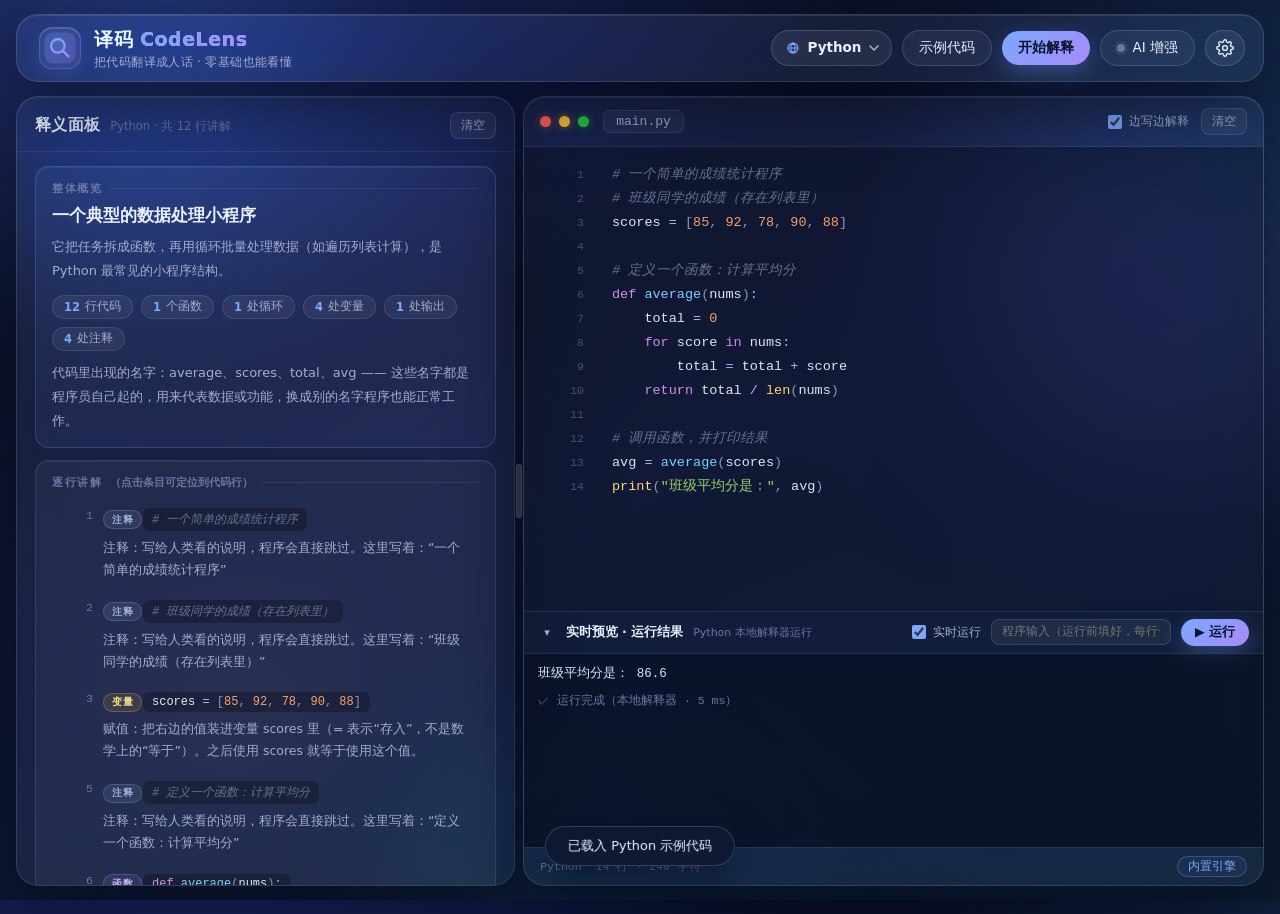
<file: index.html>
<!DOCTYPE html>
<html lang="zh-CN">
<head>
<meta charset="UTF-8">
<meta name="viewport" content="width=device-width, initial-scale=1.0">
<title>译码 CodeLens · 把代码翻译成人话</title>
<link rel="stylesheet" href="css/style.css">
</head>
<body>

<!-- ===== 玻璃拟态背景：渐变底 + 彩色光斑 + 噪点 ===== -->
<div class="bg" aria-hidden="true">
  <div class="blob blob-1"></div>
  <div class="blob blob-2"></div>
  <div class="blob blob-3"></div>
  <div class="blob blob-4"></div>
  <div class="noise"></div>
</div>

<!-- ===== 顶部栏 ===== -->
<header class="topbar glass">
  <div class="brand">
    <div class="logo" aria-hidden="true">
      <svg viewBox="0 0 48 48" width="34" height="34">
        <defs>
          <linearGradient id="lg1" x1="0" y1="0" x2="1" y2="1">
            <stop offset="0" stop-color="var(--accent)"/>
            <stop offset="1" stop-color="var(--accent-2)"/>
          </linearGradient>
        </defs>
        <rect x="2" y="2" width="44" height="44" rx="13" fill="url(#lg1)" opacity="0.22"/>
        <!-- 放大镜：看清代码 -->
        <circle cx="21" cy="21" r="9.5" stroke="url(#lg1)" stroke-width="3" fill="rgba(110,231,255,0.08)"/>
        <line x1="28" y1="28" x2="36" y2="36" stroke="url(#lg1)" stroke-width="3" stroke-linecap="round"/>
        <path d="M16.5 21.5h9" stroke="url(#lg1)" stroke-width="2.2" stroke-linecap="round"/>
        <path d="M16.5 26.5h5" stroke="url(#lg1)" stroke-width="2.2" stroke-linecap="round"/>
      </svg>
    </div>
    <div class="brand-text">
      <h1>译码 <span>CodeLens</span></h1>
      <p>把代码翻译成人话 · 零基础也能看懂</p>
    </div>
  </div>

  <div class="top-actions">
    <div class="lang-picker" id="langPicker" tabindex="0" role="combobox" aria-expanded="false" aria-haspopup="listbox" aria-label="选择编程语言" title="选择编程语言">
      <span class="lang-ico" aria-hidden="true">
        <svg viewBox="0 0 24 24" width="14" height="14" fill="none" stroke="currentColor" stroke-width="2" stroke-linecap="round" stroke-linejoin="round">
          <circle cx="12" cy="12" r="8.5"/>
          <path d="M3.5 12h17"/>
          <path d="M12 3.5c2.6 2.4 4 5.2 4 8.5s-1.4 6.1-4 8.5c-2.6-2.4-4-5.2-4-8.5s1.4-6.1 4-8.5z"/>
        </svg>
      </span>
      <span class="lang-value" id="langValue">Python</span>
      <span class="lang-arrow" aria-hidden="true">
        <svg viewBox="0 0 10 6" width="10" height="6" fill="none" stroke="currentColor" stroke-width="1.6" stroke-linecap="round" stroke-linejoin="round"><path d="M1 1l4 4 4-4"/></svg>
      </span>
    </div>
    <div class="lang-menu" id="langMenu" role="listbox" aria-label="选择编程语言" hidden></div>
    <button id="btnSample" class="btn ghost" title="载入一段示例代码">示例代码</button>
    <button id="btnExplain" class="btn primary" title="立即解释右侧代码">开始解释</button>
    <button id="btnAI" class="btn ghost ai-toggle" title="AI 增强释义开关（需在设置中配置）">
      <span class="ai-dot" aria-hidden="true"></span>AI 增强
    </button>
    <button id="btnSettings" class="btn icon-btn" title="设置（AI 接口配置等）">
      <svg viewBox="0 0 24 24" width="18" height="18" fill="none" stroke="currentColor" stroke-width="1.8" stroke-linecap="round" stroke-linejoin="round">
        <circle cx="12" cy="12" r="3.2"/>
        <path d="M19.4 15a1.7 1.7 0 0 0 .34 1.87l.06.06a2 2 0 1 1-2.83 2.83l-.06-.06a1.7 1.7 0 0 0-1.87-.34 1.7 1.7 0 0 0-1.03 1.56V21a2 2 0 1 1-4 0v-.09a1.7 1.7 0 0 0-1.11-1.56 1.7 1.7 0 0 0-1.87.34l-.06.06a2 2 0 1 1-2.83-2.83l.06-.06a1.7 1.7 0 0 0 .34-1.87 1.7 1.7 0 0 0-1.56-1.03H3a2 2 0 1 1 0-4h.09a1.7 1.7 0 0 0 1.56-1.11 1.7 1.7 0 0 0-.34-1.87l-.06-.06a2 2 0 1 1 2.83-2.83l.06.06a1.7 1.7 0 0 0 1.87.34h.01a1.7 1.7 0 0 0 1.03-1.56V3a2 2 0 1 1 4 0v.09a1.7 1.7 0 0 0 1.03 1.56 1.7 1.7 0 0 0 1.87-.34l.06-.06a2 2 0 1 1 2.83 2.83l-.06.06a1.7 1.7 0 0 0-.34 1.87v.01a1.7 1.7 0 0 0 1.56 1.03H21a2 2 0 1 1 0 4h-.09a1.7 1.7 0 0 0-1.56 1.03z"/>
      </svg>
    </button>
  </div>
</header>

<!-- ===== 主区域：左释义 4 : 右代码 6（可拖拽调整） ===== -->
<main>
  <aside id="explainPanel" class="panel glass">
    <div class="panel-head">
      <div class="panel-title">
        <h2>释义面板</h2>
        <span id="explainMeta" class="meta">等待代码…</span>
      </div>
      <button id="btnClearExplain" class="mini-btn" title="清空释义">清空</button>
    </div>
    <div id="explainBody" class="panel-body">
      <div class="empty-state">
        <div class="empty-ico" aria-hidden="true">
          <svg viewBox="0 0 24 24" width="44" height="44" fill="none" stroke="currentColor" stroke-width="1.4" stroke-linecap="round" stroke-linejoin="round">
            <circle cx="10.5" cy="10.5" r="6.2"/>
            <line x1="15.2" y1="15.2" x2="20.5" y2="20.5"/>
            <path d="M8 10.5h5"/>
            <path d="M8 13.5h3"/>
          </svg>
        </div>
        <h3>这里会“翻译”你的代码</h3>
        <p>在右侧输入或粘贴任意代码，释义就会显示在这里：</p>
        <ul>
          <li><b>整体概览</b> —— 这段代码是干什么的</li>
          <li><b>逐行讲解</b> —— 每一行在说什么</li>
          <li><b>关键术语</b> —— 陌生词一看就懂</li>
        </ul>
        <button id="btnEmptySample" class="btn ghost">先看个示例 →</button>
      </div>
    </div>
  </aside>

  <div id="divider" class="divider" title="拖动调整左右比例"></div>

  <section id="editorPanel" class="panel glass">
    <div class="editor-head">
      <span class="dot dot-red"></span>
      <span class="dot dot-yellow"></span>
      <span class="dot dot-green"></span>
      <span class="file-name" id="fileName">main.py</span>
      <span class="editor-tools">
        <label class="auto-toggle" title="输入代码时自动解释">
          <input type="checkbox" id="autoExplain" checked> 边写边解释
        </label>
        <button id="btnClearCode" class="mini-btn">清空</button>
      </span>
    </div>
    <div id="editorWrap" class="editor-wrap">
      <div id="gutterLayer" class="gutter-layer" aria-hidden="true"></div>
      <div id="preLayer" class="pre-layer" aria-hidden="true"></div>
      <textarea id="codeInput" class="code-input" wrap="off" spellcheck="false"
        autocomplete="off" autocapitalize="off" autocorrect="off"
        placeholder="在这里输入或粘贴代码，例如：print(&quot;你好，世界&quot;)"></textarea>
    </div>

    <!-- ===== 实时预览 / 运行结果 ===== -->
    <div id="previewPanel" class="preview-panel">
      <div class="preview-head">
        <span id="previewToggle" class="preview-toggle" title="收起 / 展开预览">▾</span>
        <span class="preview-title">实时预览 · 运行结果</span>
        <span id="previewHint" class="preview-hint">Python 本地解释器运行</span>
        <span class="preview-tools">
          <label class="auto-toggle" title="代码变化时自动刷新预览/运行">
            <input type="checkbox" id="autoRun" checked> 实时运行
          </label>
          <input id="previewInput" class="preview-input" placeholder="程序输入（运行前填好，每行一个）">
          <button id="btnRun" class="btn primary run-btn">▶ 运行</button>
        </span>
      </div>
      <div id="previewBody" class="preview-body">
        <iframe id="previewFrame" class="preview-frame" sandbox="allow-scripts" title="代码预览"></iframe>
        <div id="previewConsole" class="preview-console hidden"></div>
      </div>
    </div>

    <div class="editor-foot">
      <span id="footLang">Python</span>
      <span id="footStat">0 行 · 0 字符</span>
      <span id="footMode" class="mode-badge">内置引擎</span>
    </div>
  </section>
</main>

<!-- ===== 设置弹窗 ===== -->
<div id="settingsModal" class="modal-mask hidden">
  <div class="modal glass-strong">
    <div class="modal-head">
      <h3>⚙ 设置</h3>
      <button id="btnCloseSettings" class="mini-btn">✕</button>
    </div>

    <!-- 外观 -->
    <section class="modal-sec">
      <div class="sec-title"><h4>外观 · 主题色</h4><span class="sec-hint">界面主色调（立即生效）</span></div>
      <div class="swatches" id="swatches">
        <button class="swatch" data-accent="cyan"    style="--c1:#7aa7ff;--c2:#a78bfa" title="柔光蓝紫（默认）"></button>
        <button class="swatch" data-accent="violet"  style="--c1:#a78bfa;--c2:#e879f9" title="紫罗兰"></button>
        <button class="swatch" data-accent="emerald" style="--c1:#34d399;--c2:#22d3ee" title="翡翠绿"></button>
        <button class="swatch" data-accent="blue"    style="--c1:#60a5fa;--c2:#818cf8" title="天蓝"></button>
        <button class="swatch" data-accent="orange"  style="--c1:#fbbf24;--c2:#fb7185" title="落日橙"></button>
        <button class="swatch" data-accent="pink"    style="--c1:#f472b6;--c2:#a78bfa" title="樱花粉"></button>
        <button class="swatch" data-accent="gold"    style="--c1:#fde68a;--c2:#f59e0b" title="星光金"></button>
        <button class="swatch" data-accent="teal"    style="--c1:#2dd4bf;--c2:#60a5fa" title="极光青"></button>
      </div>

      <div class="sec-title" style="margin-top:16px"><h4>外观 · 背景风格</h4></div>
      <div class="bg-options" id="bgOptions">
        <button class="bg-opt" data-bg="night" title="深蓝夜航（默认）">
          <span class="bg-preview" style="background:linear-gradient(160deg,#0a0f24,#101735 48%,#0b1f33)"></span>深蓝夜航
        </button>
        <button class="bg-opt" data-bg="nebula" title="暗紫星云">
          <span class="bg-preview" style="background:linear-gradient(160deg,#150a26,#1d0f38 48%,#12081f)"></span>暗紫星云
        </button>
        <button class="bg-opt" data-bg="forest" title="墨绿森林">
          <span class="bg-preview" style="background:linear-gradient(160deg,#071710,#0d2419 48%,#091c13)"></span>墨绿森林
        </button>
        <button class="bg-opt" data-bg="obsidian" title="曜石黑">
          <span class="bg-preview" style="background:linear-gradient(160deg,#05070d,#0a0e18 48%,#070a12)"></span>曜石黑
        </button>
      </div>

      <div class="sec-title" style="margin-top:16px"><h4>外观 · 代码字号</h4></div>
      <div class="seg" id="codeSizeSeg">
        <button data-size="s" title="小号代码">小</button>
        <button data-size="m" title="标准（默认）" class="on">中</button>
        <button data-size="l" title="大号代码">大</button>
      </div>

      <div class="sec-title" style="margin-top:16px"><h4>外观 · 界面字号</h4><span class="sec-hint">释义面板等文字</span></div>
      <div class="seg" id="uiSizeSeg">
        <button data-size="s" title="紧凑的界面文字">小</button>
        <button data-size="m" title="标准（默认）" class="on">中</button>
        <button data-size="l" title="宽松的界面文字">大</button>
      </div>
    </section>

    <!-- 行为偏好 -->
    <section class="modal-sec">
      <div class="sec-title"><h4>行为偏好</h4></div>
      <label class="pref-row">
        <span>边写边解释<small>输入代码时自动生成释义</small></span>
        <span class="switch"><input type="checkbox" id="prefAutoExplain" checked><span class="slider" aria-hidden="true"></span></span>
      </label>
      <label class="pref-row">
        <span>实时运行<small>代码变化时自动刷新预览/运行结果</small></span>
        <span class="switch"><input type="checkbox" id="prefAutoRun" checked><span class="slider" aria-hidden="true"></span></span>
      </label>
    </section>

    <!-- AI -->
    <section class="modal-sec">
      <div class="sec-title">
        <h4>AI 增强释义</h4>
        <label class="switch">
          <input type="checkbox" id="aiEnabled">
          <span class="slider" aria-hidden="true"></span>
        </label>
      </div>
      <p class="hint">开启后，释义会由 AI 大模型生成，讲解更口语化、更懂上下文；未配置或请求失败时自动回退到内置引擎。</p>
      <div class="field">
        <label for="aiBaseUrl">接口地址（Base URL）</label>
        <input type="text" id="aiBaseUrl" placeholder="https://api.deepseek.com" spellcheck="false">
      </div>
      <div class="field">
        <label for="aiKey">API Key</label>
        <input type="password" id="aiKey" placeholder="sk-…" spellcheck="false">
      </div>
      <div class="field">
        <label for="aiModel">模型名称</label>
        <input type="text" id="aiModel" placeholder="deepseek-chat" spellcheck="false">
      </div>
      <p class="hint">支持任意 OpenAI 兼容接口（DeepSeek / Kimi / 通义 / 智谱 / 本地 Ollama 等）。Key 只保存在你本机浏览器里，不会上传到任何服务器。</p>
    </section>

    <div class="modal-actions">
      <button id="btnResetPrefs" class="btn ghost">恢复默认外观</button>
      <button id="btnTestAI" class="btn ghost">测试连接</button>
      <span class="spacer"></span>
      <button id="btnSaveSettings" class="btn primary">保存</button>
    </div>
    <p class="modal-foot">译码 CodeLens v1.2 · 外观与偏好即时生效并自动保存 · 全部功能可离线使用</p>
  </div>
</div>

<div id="toast" class="toast hidden"></div>

<script src="js/highlight.js"></script>
<script src="js/engine.js"></script>
<script src="js/samples.js"></script>
<script src="js/ai.js"></script>
<script src="js/interp-common.js"></script>
<script src="js/interp-python.js"></script>
<script src="js/interp-c.js"></script>
<script src="js/interp-php.js"></script>
<script src="js/interp-javascript.js"></script>
<script src="js/preview.js"></script>
<script src="js/app.js"></script>
</body>
</html>
</file>
<file: css/style.css>
/* ============================================================
   译码 CodeLens · 玻璃拟态样式
   ============================================================ */

:root {
  --bg-0: #0a0f24;
  --bg-1: #101735;
  --bg-0: #070b1a;
  --bg-1: #0d1430;
  --bg-2: #0a1a2e;
  --text: #eaf0ff;
  --text-dim: #a3adcc;
  --text-faint: #6b76a3;
  --glass-bg: rgba(255, 255, 255, 0.06);
  --glass-bg-strong: rgba(18, 26, 54, 0.74);
  --glass-border: rgba(255, 255, 255, 0.13);
  --glass-border-soft: rgba(255, 255, 255, 0.09);
  --accent: #7aa7ff;
  --accent-2: #a78bfa;
  --accent-grad: linear-gradient(135deg, var(--accent), var(--accent-2));
  --accent-rgb: 122, 167, 255;
  --accent2-rgb: 167, 139, 250;
  --blob-1: rgba(var(--accent-rgb),0.50);
  --blob-2: rgba(var(--accent2-rgb),0.46);
  --blob-3: rgba(56,189,248,0.26);
  --blob-4: rgba(244,114,182,0.20);
  --code-size: 13.5px;
  --ui-size: 13px;
  --code-lh: 24px;
  --green: #34d399;
  --blue: #60a5fa;
  --orange: #fbbf24;
  --red: #f87171;
  --pink: #f472b6;
  --radius-lg: 22px;
  --radius-md: 14px;
  --radius-sm: 10px;
  --shadow-lg: 0 24px 70px rgba(2, 6, 23, 0.55);
  --font-ui: "PingFang SC", "Microsoft YaHei", "Segoe UI", system-ui, -apple-system, sans-serif;
  --font-mono: "Cascadia Code", "JetBrains Mono", Consolas, "Courier New", monospace;
}

* { box-sizing: border-box; margin: 0; padding: 0; }

html, body { height: 100%; }

body {
  font-family: var(--font-ui);
  color: var(--text);
  background:
    radial-gradient(1200px 800px at 15% -10%, #1b2a6b 0%, transparent 55%),
    radial-gradient(1000px 700px at 110% 20%, #12304f 0%, transparent 55%),
    linear-gradient(160deg, var(--bg-0) 0%, var(--bg-1) 48%, var(--bg-2) 100%);
  overflow: hidden;
  -webkit-font-smoothing: antialiased;
}

/* ---------- 背景光斑（玻璃背后的彩色光源） ---------- */
.bg { position: fixed; inset: 0; z-index: 0; overflow: hidden; pointer-events: none; }

.blob {
  position: absolute;
  border-radius: 50%;
  filter: blur(90px);
  opacity: 0.55;
  will-change: transform;
}
.blob-1 {
  width: 46vw; height: 46vw; left: -12vw; top: -16vw;
  background: radial-gradient(circle, var(--blob-1), transparent 65%);
  animation: drift1 22s ease-in-out infinite alternate;
}
.blob-2 {
  width: 42vw; height: 42vw; right: -10vw; top: 4vh;
  background: radial-gradient(circle, var(--blob-2), transparent 65%);
  animation: drift2 26s ease-in-out infinite alternate;
}
.blob-3 {
  width: 36vw; height: 36vw; left: 28vw; bottom: -18vw;
  background: radial-gradient(circle, var(--blob-3), transparent 65%);
  animation: drift3 30s ease-in-out infinite alternate;
}
.blob-4 {
  width: 24vw; height: 24vw; left: 6vw; bottom: 6vh;
  background: radial-gradient(circle, var(--blob-4), transparent 65%);
  animation: drift1 34s ease-in-out infinite alternate-reverse;
}
@keyframes drift1 { from { transform: translate(0, 0) scale(1); } to { transform: translate(6vw, 5vh) scale(1.12); } }
@keyframes drift2 { from { transform: translate(0, 0) scale(1.1); } to { transform: translate(-5vw, 7vh) scale(0.94); } }
@keyframes drift3 { from { transform: translate(0, 0) scale(0.96); } to { transform: translate(4vw, -6vh) scale(1.1); } }

.noise {
  position: absolute; inset: 0; opacity: 0.05;
  background-image: url("data:image/svg+xml,%3Csvg xmlns='http://www.w3.org/2000/svg' width='140' height='140'%3E%3Cfilter id='n'%3E%3CfeTurbulence type='fractalNoise' baseFrequency='0.9' numOctaves='2'/%3E%3C/filter%3E%3Crect width='140' height='140' filter='url(%23n)' opacity='0.6'/%3E%3C/svg%3E");
}

/* ---------- 玻璃卡片通用 ---------- */
.glass {
  background: var(--glass-bg);
  backdrop-filter: blur(26px) saturate(1.5);
  -webkit-backdrop-filter: blur(26px) saturate(1.5);
  border: 1px solid var(--glass-border);
  box-shadow: var(--shadow-lg), inset 0 1px 0 rgba(255, 255, 255, 0.10);
}
.glass-strong {
  background: var(--glass-bg-strong);
  backdrop-filter: blur(34px) saturate(1.6);
  -webkit-backdrop-filter: blur(34px) saturate(1.6);
  border: 1px solid var(--glass-border);
  box-shadow: var(--shadow-lg), inset 0 1px 0 rgba(255, 255, 255, 0.12);
}

/* ---------- 顶部栏 ---------- */
.topbar {
  position: relative; z-index: 20;
  height: 68px;
  margin: 14px 16px 0;
  border-radius: var(--radius-lg);
  display: flex; align-items: center; justify-content: space-between;
  padding: 0 18px 0 22px;
  gap: 16px;
}
.brand { display: flex; align-items: center; gap: 13px; min-width: 0; }
.logo {
  width: 42px; height: 42px; flex: none;
  display: grid; place-items: center;
  border-radius: 13px;
  background: linear-gradient(135deg, rgba(var(--accent-rgb),.16), rgba(var(--accent2-rgb),.16));
  border: 1px solid rgba(255,255,255,.14);
  box-shadow: inset 0 1px 0 rgba(255,255,255,.16), 0 6px 18px rgba(var(--accent-rgb),.12);
}
.brand-text h1 {
  font-size: 19px; font-weight: 700; letter-spacing: .5px;
  background: linear-gradient(90deg, #eafcff, #c9d4ff);
  -webkit-background-clip: text; background-clip: text; color: transparent;
}
.brand-text h1 span { background: var(--accent-grad); -webkit-background-clip: text; background-clip: text; color: transparent; }
.brand-text p { font-size: 11.5px; color: var(--text-dim); margin-top: 2px; letter-spacing: .4px; }

.top-actions { display: flex; align-items: center; gap: 10px; flex-wrap: wrap; justify-content: flex-end; }

/* ---------- 按钮 ---------- */
.btn {
  font-family: inherit; font-size: 13.5px; color: var(--text);
  background: rgba(255,255,255,.07);
  border: 1px solid rgba(255,255,255,.14);
  border-radius: 999px;
  padding: 8px 16px;
  cursor: pointer;
  display: inline-flex; align-items: center; gap: 7px;
  transition: transform .15s ease, background .2s ease, box-shadow .2s ease, border-color .2s ease;
  white-space: nowrap;
}
.btn:hover { background: rgba(255,255,255,.13); transform: translateY(-1px); }
.btn:active { transform: translateY(0) scale(.97); }
.btn.primary {
  background: var(--accent-grad);
  color: #0a1230; font-weight: 700;
  border: none;
  box-shadow: 0 8px 22px rgba(var(--accent-rgb), .28);
}
.btn.primary:hover { box-shadow: 0 10px 28px rgba(var(--accent-rgb), .42); background: linear-gradient(135deg, var(--accent), var(--accent-2)); }
.btn.icon-btn { padding: 8px 10px; }
.btn.ghost { background: rgba(255,255,255,.05); }

.ai-toggle { position: relative; }
.ai-dot {
  width: 8px; height: 8px; border-radius: 50%;
  background: var(--text-faint);
  box-shadow: 0 0 0 3px rgba(255,255,255,.06);
  transition: background .25s ease, box-shadow .25s ease;
}
.ai-toggle.on .ai-dot {
  background: var(--green);
  box-shadow: 0 0 0 3px rgba(52,211,153,.18), 0 0 12px rgba(52,211,153,.8);
}
.ai-toggle.on { border-color: rgba(52,211,153,.45); color: #b8f5dc; }

.mini-btn {
  font-family: inherit; font-size: 12px; color: var(--text-dim);
  background: rgba(255,255,255,.06);
  border: 1px solid rgba(255,255,255,.12);
  border-radius: 8px; padding: 4px 10px;
  cursor: pointer; transition: all .18s ease;
}
.mini-btn:hover { color: var(--text); background: rgba(255,255,255,.12); }

.lang-picker {
  position: relative;
  display: inline-flex; align-items: center; gap: 8px;
  height: 36px;
  padding: 0 12px 0 14px;
  background: rgba(255,255,255,.07);
  border: 1px solid rgba(255,255,255,.14);
  border-radius: 999px;
  cursor: pointer;
  color: var(--text);
  user-select: none;
  transition: transform .15s ease, background .2s ease, border-color .2s ease, box-shadow .2s ease;
  white-space: nowrap;
}
.lang-picker:hover {
  background: rgba(255,255,255,.13);
  border-color: rgba(255,255,255,.24);
  transform: translateY(-1px);
}
.lang-picker:active { transform: translateY(0) scale(.97); }
.lang-picker:focus-visible,
.lang-picker.open {
  border-color: rgba(var(--accent-rgb), .75);
  box-shadow: 0 0 0 3px rgba(var(--accent-rgb), .18);
  outline: none;
}
.lang-ico {
  display: inline-flex; align-items: center; justify-content: center;
  color: var(--accent);
  flex: none;
}
.lang-value {
  font-size: 13.5px; font-weight: 600; line-height: 1;
}
.lang-arrow {
  display: inline-flex; align-items: center; justify-content: center;
  color: var(--text-dim);
  transition: transform .2s ease;
}
.lang-picker.open .lang-arrow { transform: rotate(180deg); }

/* 自绘语言下拉菜单 */
.lang-menu {
  position: absolute;
  top: calc(100% + 8px);
  right: 0;
  min-width: 172px;
  background: var(--glass-bg-strong);
  -webkit-backdrop-filter: blur(18px);
  backdrop-filter: blur(18px);
  border: 1px solid rgba(255,255,255,.16);
  border-radius: var(--radius-md);
  padding: 6px;
  box-shadow: 0 18px 44px rgba(2,6,23,.5), 0 0 0 1px rgba(var(--accent-rgb), .05), inset 0 1px 0 rgba(255,255,255,.08);
  z-index: 60;
  animation: langMenuIn .14s ease;
}
.lang-menu[hidden] { display: none; }
@keyframes langMenuIn {
  from { opacity: 0; transform: translateY(-4px) scale(.98); }
  to { opacity: 1; transform: none; }
}
.lang-menu-item {
  display: flex; align-items: center;
  width: 100%;
  padding: 8px 11px;
  font-family: inherit; font-size: 13px; font-weight: 500;
  color: var(--text);
  background: transparent;
  border: 0; border-radius: 8px;
  cursor: pointer; text-align: left;
  transition: background .15s ease, color .15s ease;
}
.lang-menu-item:hover { background: rgba(255,255,255,.1); color: #fff; }
.lang-menu-item.active {
  background: linear-gradient(135deg, rgba(var(--accent-rgb),.26), rgba(var(--accent2-rgb),.26));
  color: #fff;
}
.lang-menu-item.active::after {
  content: "✓";
  margin-left: auto; padding-left: 10px;
  color: var(--accent); font-weight: 700;
}
.lang-menu-item:focus-visible { outline: none; background: rgba(255,255,255,.1); }

/* ---------- 主区域布局 ---------- */
main {
  position: relative; z-index: 10;
  display: flex;
  gap: 0;
  height: calc(100vh - 68px - 14px - 14px - 14px);
  margin: 14px 16px 14px;
}

.panel {
  border-radius: var(--radius-lg);
  display: flex; flex-direction: column;
  min-width: 0;
  overflow: hidden;
}

#explainPanel { flex: 0 0 var(--explain-w, 40%); }
#editorPanel  { flex: 1 1 auto; }

/* ---------- 分隔条（可拖拽） ---------- */
.divider {
  flex: none;
  width: 14px;
  margin: 0 -3px;
  cursor: col-resize;
  position: relative;
  z-index: 30;
  display: grid; place-items: center;
}
.divider::after {
  content: "";
  width: 4px; height: 52px;
  border-radius: 99px;
  background: rgba(255,255,255,.14);
  border: 1px solid rgba(255,255,255,.08);
  transition: background .2s ease, transform .2s ease;
}
.divider:hover::after, .divider.dragging::after {
  background: var(--accent-grad);
  transform: scaleX(1.25);
}
body.resizing { cursor: col-resize; user-select: none; }
body.resizing iframe, body.resizing .code-input { pointer-events: none; }

/* ---------- 面板头部 ---------- */
.panel-head {
  display: flex; align-items: center; justify-content: space-between;
  padding: 15px 18px 12px;
  border-bottom: 1px solid rgba(255,255,255,.07);
}
.panel-title { display: flex; align-items: baseline; gap: 10px; min-width: 0; }
.panel-title h2 { font-size: calc(var(--ui-size) + 2.5px); font-weight: 700; letter-spacing: .3px; }
.meta { font-size: calc(var(--ui-size) - 1.5px); color: var(--text-faint); white-space: nowrap; overflow: hidden; text-overflow: ellipsis; }

/* ---------- 释义面板主体 ---------- */
.panel-body {
  flex: 1; overflow-y: auto; overflow-x: hidden;
  padding: 14px 18px 22px;
  scrollbar-width: thin;
  scrollbar-color: rgba(255,255,255,.16) transparent;
}
.panel-body::-webkit-scrollbar { width: 8px; }
.panel-body::-webkit-scrollbar-thumb { background: rgba(255,255,255,.14); border-radius: 99px; }
.panel-body::-webkit-scrollbar-track { background: transparent; }

.empty-state {
  height: 100%;
  display: flex; flex-direction: column;
  align-items: center; justify-content: center;
  text-align: center;
  gap: 10px;
  padding: 20px;
  color: var(--text-dim);
}
.empty-ico {
  width: 92px; height: 92px; border-radius: 28px;
  display: grid; place-items: center;
  color: rgba(var(--accent-rgb),.75);
  background: linear-gradient(135deg, rgba(var(--accent-rgb),.10), rgba(var(--accent2-rgb),.10));
  border: 1px solid rgba(255,255,255,.12);
  box-shadow: inset 0 1px 0 rgba(255,255,255,.14), 0 14px 34px rgba(2,6,23,.35);
  margin-bottom: 6px;
}
.empty-state h3 { font-size: calc(var(--ui-size) + 3px); color: var(--text); font-weight: 700; }
.empty-state p { font-size: var(--ui-size); max-width: 300px; line-height: 1.7; }
.empty-state ul { list-style: none; font-size: calc(var(--ui-size) - 0.5px); line-height: 2; text-align: left; }
.empty-state ul b { color: var(--accent); font-weight: 600; }
.empty-state .btn { margin-top: 8px; }

/* ---------- 释义卡片 ---------- */
.x-card {
  background: rgba(255,255,255,.045);
  border: 1px solid rgba(255,255,255,.09);
  border-radius: var(--radius-md);
  padding: 14px 16px;
  margin-bottom: 12px;
  box-shadow: inset 0 1px 0 rgba(255,255,255,.06);
}
.x-card .card-label {
  font-size: calc(var(--ui-size) - 2px); font-weight: 700; letter-spacing: 1.5px;
  color: var(--text-faint); text-transform: uppercase;
  margin-bottom: 8px;
  display: flex; align-items: center; gap: 8px;
}
.x-card .card-label::after { content: ""; flex: 1; height: 1px; background: rgba(255,255,255,.08); }

/* 概览卡 */
.overview-card { border: 1px solid rgba(var(--accent-rgb),.22); background: linear-gradient(135deg, rgba(var(--accent-rgb),.08), rgba(var(--accent2-rgb),.07)); }
.overview-title { font-size: calc(var(--ui-size) + 3.5px); font-weight: 800; line-height: 1.5; margin-bottom: 6px; }
.overview-summary { font-size: var(--ui-size); line-height: 1.85; color: var(--text-dim); }
.overview-stats { display: flex; flex-wrap: wrap; gap: 8px; margin-top: 12px; }
.stat-chip {
  font-size: calc(var(--ui-size) - 1.5px); color: var(--text-dim);
  background: rgba(255,255,255,.06);
  border: 1px solid rgba(255,255,255,.1);
  border-radius: 999px; padding: 3.5px 11px;
  display: inline-flex; align-items: center; gap: 5px;
}
.stat-chip b { color: var(--accent); font-weight: 700; }

/* 逐行讲解 */
.line-item {
  display: flex; gap: 10px;
  padding: 8px 10px;
  border-radius: var(--radius-sm);
  cursor: pointer;
  transition: background .15s ease;
  border: 1px solid transparent;
}
.line-item:hover { background: rgba(255,255,255,.06); }
.line-item.active { background: rgba(var(--accent-rgb),.10); border-color: rgba(var(--accent-rgb),.25); }
.line-no {
  flex: none; width: 30px; text-align: right;
  font-family: var(--font-mono); font-size: calc(var(--ui-size) - 1.5px);
  color: var(--text-faint); padding-top: 2px;
  user-select: none;
}
.line-main { min-width: 0; flex: 1; }
.line-code {
  font-family: var(--font-mono); font-size: calc(var(--ui-size) - 1px);
  color: #b9c4e4;
  white-space: pre-wrap; word-break: break-all;
  background: rgba(0,0,0,.25);
  border: 1px solid rgba(255,255,255,.06);
  border-radius: 7px;
  padding: 3px 9px;
  margin-bottom: 5px;
  display: inline-block;
  max-width: 100%;
}
.line-code.kind-comment { color: #7d8ab0; font-style: italic; }
.line-explain { font-size: calc(var(--ui-size) - 0.5px); line-height: 1.75; color: var(--text-dim); }
.kind-badge {
  display: inline-block; font-size: calc(var(--ui-size) - 3px); font-weight: 700;
  border-radius: 99px; padding: 1.5px 8px; margin-bottom: 5px;
  letter-spacing: .5px;
}
.kind-badge.k-comment { color: #9fb0d8; background: rgba(159,176,216,.12); border: 1px solid rgba(159,176,216,.25); }
.kind-badge.k-output  { color: #6ee7b7; background: rgba(52,211,153,.10); border: 1px solid rgba(52,211,153,.28); }
.kind-badge.k-var     { color: #ffe08a; background: rgba(251,191,36,.10); border: 1px solid rgba(251,191,36,.28); }
.kind-badge.k-loop    { color: #93c5fd; background: rgba(96,165,250,.10); border: 1px solid rgba(96,165,250,.28); }
.kind-badge.k-cond    { color: #fdba74; background: rgba(251,146,60,.10); border: 1px solid rgba(251,146,60,.28); }
.kind-badge.k-func    { color: #c4b5fd; background: rgba(var(--accent2-rgb),.12); border: 1px solid rgba(var(--accent2-rgb),.30); }
.kind-badge.k-class   { color: #f9a8d4; background: rgba(244,114,182,.10); border: 1px solid rgba(244,114,182,.28); }
.kind-badge.k-import  { color: #67e8f9; background: rgba(34,211,238,.10); border: 1px solid rgba(34,211,238,.28); }
.kind-badge.k-html    { color: #fda4af; background: rgba(248,113,113,.10); border: 1px solid rgba(248,113,113,.28); }
.kind-badge.k-other   { color: #a5b0d0; background: rgba(255,255,255,.06); border: 1px solid rgba(255,255,255,.14); }

/* 术语卡 */
.term-item {
  padding: 8px 4px;
  border-bottom: 1px dashed rgba(255,255,255,.08);
}
.term-item:last-child { border-bottom: none; }
.term-name { font-size: var(--ui-size); font-weight: 700; color: #cfeaff; }
.term-name::before { content: "◆"; font-size: 9px; color: var(--accent); margin-right: 8px; vertical-align: 2px; }
.term-meaning { font-size: calc(var(--ui-size) - 0.5px); line-height: 1.75; color: var(--text-dim); margin-top: 3px; }

/* 释义中 AI 徽标 / 加载 */
.ai-note {
  display: inline-flex; align-items: center; gap: 6px;
  font-size: calc(var(--ui-size) - 2px); color: var(--green);
  margin-bottom: 10px;
}
.ai-note .spark { width: 7px; height: 7px; border-radius: 50%; background: var(--green); box-shadow: 0 0 8px rgba(52,211,153,.9); }
.loading-line {
  display: flex; gap: 6px; align-items: center;
  padding: 12px; font-size: calc(var(--ui-size) - 0.5px); color: var(--text-dim);
}
.loading-line .spinner {
  width: 14px; height: 14px; border-radius: 50%;
  border: 2px solid rgba(var(--accent-rgb),.25); border-top-color: var(--accent);
  animation: spin .8s linear infinite;
}
@keyframes spin { to { transform: rotate(360deg); } }

/* ---------- 编辑器面板 ---------- */
.editor-head {
  display: flex; align-items: center; gap: 8px;
  padding: 11px 16px;
  border-bottom: 1px solid rgba(255,255,255,.07);
}
.dot { width: 11px; height: 11px; border-radius: 50%; }
.dot-red { background: #ff5f57; box-shadow: 0 0 8px rgba(255,95,87,.5); }
.dot-yellow { background: #febc2e; box-shadow: 0 0 8px rgba(254,188,46,.5); }
.dot-green { background: #28c840; box-shadow: 0 0 8px rgba(40,200,64,.5); }
.file-name {
  font-family: var(--font-mono); font-size: 13px; color: var(--text-dim);
  margin-left: 6px; padding: 3px 12px;
  background: rgba(255,255,255,.05); border-radius: 7px;
  border: 1px solid rgba(255,255,255,.08);
}
.editor-tools { margin-left: auto; display: flex; align-items: center; gap: 12px; }
.auto-toggle {
  font-size: 12px; color: var(--text-dim);
  display: inline-flex; align-items: center; gap: 7px; cursor: pointer; user-select: none;
}
.auto-toggle input { accent-color: var(--accent); width: 14px; height: 14px; cursor: pointer; }

/* 编辑区（textarea 与高亮层叠加） */
.editor-wrap {
  position: relative;
  flex: 1;
  overflow: hidden;
  background: rgba(5, 10, 26, 0.42);
}
.code-input,
.pre-layer,
.gutter-layer {
  position: absolute;
  top: 0; left: 0;
  font-family: var(--font-mono);
  font-size: var(--code-size);
  line-height: var(--code-lh);
  tab-size: 4;
  letter-spacing: 0;
}
/* 三个层共享相同的内边距，保证文字逐像素对齐 */
.code-input { padding: 16px 18px 40px 88px; }
.pre-layer  { padding: 16px 18px 40px 88px; }
.gutter-layer { padding: 16px 0 40px 16px; }

.code-input {
  inset: 0;
  width: 100%; height: 100%;
  background: transparent;
  color: transparent;
  caret-color: #dbeafe;
  border: none; outline: none; resize: none;
  white-space: pre; overflow: auto;
  z-index: 12;
  scrollbar-width: thin;
  scrollbar-color: rgba(255,255,255,.18) transparent;
}
.code-input::placeholder { color: rgba(154,164,196,.45); }
.code-input::-webkit-scrollbar { width: 9px; height: 9px; }
.code-input::-webkit-scrollbar-thumb { background: rgba(255,255,255,.16); border-radius: 99px; }
.code-input::-webkit-scrollbar-track { background: transparent; }
.code-input:focus { outline: none; }

.pre-layer {
  z-index: 10;
  pointer-events: none;
  white-space: pre;
  will-change: transform;
  width: max-content;
  min-width: 100%;
}
.gutter-layer {
  z-index: 11;
  will-change: transform;
  pointer-events: none;
  width: 72px;
}
.gutter-layer .g-line {
  height: var(--code-lh);
  text-align: right;
  padding-right: 12px;
  font-size: 11.5px;
  color: rgba(154,164,196,.40);
  user-select: none;
}
.gutter-layer .g-line:hover { color: var(--accent); }
.gutter-layer .g-line.hl { color: var(--accent); font-weight: 700; }

.pre-layer .line {
  display: block;
  height: var(--code-lh);
  white-space: pre;
}
.pre-layer .line.hl { background: rgba(var(--accent-rgb),.12); box-shadow: inset 3px 0 0 var(--accent); }
.pre-layer .line.tab-fill { min-width: 1ch; }

/* 代码高亮配色 */
.tok-kw      { color: #c792ea; }
.tok-str     { color: #9ece6a; }
.tok-num     { color: #ff9e64; }
.tok-com     { color: #64748f; font-style: italic; }
.tok-fn      { color: #7dcfff; }
.tok-type    { color: #89ddff; }
.tok-var     { color: #e0e6f0; }
.tok-tag     { color: #f07178; }
.tok-attr    { color: #ffcb6b; }
.tok-builtin { color: #ffd580; }
.tok-punct   { color: #8b96b8; }
.tok-plain   { color: #c8d2ec; }
.tok-op      { color: #a9b7ff; }

/* ---------- 编辑器底部状态栏 ---------- */
.editor-foot {
  display: flex; align-items: center; gap: 14px;
  padding: 8px 16px;
  border-top: 1px solid rgba(255,255,255,.07);
  font-size: 11.5px; color: var(--text-faint);
  font-family: var(--font-mono);
}
.mode-badge {
  margin-left: auto;
  padding: 2px 10px; border-radius: 99px;
  border: 1px solid rgba(var(--accent-rgb),.3); color: var(--accent);
  background: rgba(var(--accent-rgb),.07);
}
.mode-badge.ai { border-color: rgba(52,211,153,.4); color: var(--green); background: rgba(52,211,153,.08); }

/* ---------- 实时预览面板 ---------- */
.preview-panel {
  flex: 0 0 30%;
  min-height: 120px;
  display: flex; flex-direction: column;
  border-top: 1px solid rgba(255,255,255,.08);
  background: rgba(4, 8, 22, .25);
  transition: flex-basis .25s ease;
}
.preview-panel.collapsed { flex: 0 0 38px; }
.preview-panel.collapsed .preview-body { display: none; }

.preview-head {
  flex: none;
  display: flex; align-items: center; gap: 10px;
  padding: 7px 14px;
  border-bottom: 1px solid rgba(255,255,255,.07);
  font-size: 12px;
}
.preview-toggle {
  cursor: pointer; user-select: none;
  color: var(--text-dim);
  font-size: 11px;
  padding: 2px 6px;
  border-radius: 6px;
  transition: background .15s ease;
}
.preview-toggle:hover { background: rgba(255,255,255,.1); color: var(--text); }
.preview-title { font-weight: 700; font-size: 12.5px; white-space: nowrap; }
.preview-hint {
  font-size: 11px; color: var(--text-faint);
  white-space: nowrap; overflow: hidden; text-overflow: ellipsis;
}
.preview-tools {
  margin-left: auto;
  display: flex; align-items: center; gap: 10px;
  flex: none;
}
.preview-input {
  width: 180px;
  font-family: var(--font-mono); font-size: 12px;
  color: var(--text);
  background: rgba(255,255,255,.06);
  border: 1px solid rgba(255,255,255,.13);
  border-radius: 8px;
  padding: 5px 10px;
  outline: none;
  transition: border-color .2s ease, box-shadow .2s ease;
}
.preview-input:focus { border-color: rgba(var(--accent-rgb),.5); }
.preview-input.need-input {
  border-color: rgba(248,113,113,.7);
  box-shadow: 0 0 0 3px rgba(248,113,113,.15);
  animation: pulseInput 1s ease infinite alternate;
}
@keyframes pulseInput { from { box-shadow: 0 0 0 3px rgba(248,113,113,.15); } to { box-shadow: 0 0 0 5px rgba(248,113,113,.28); } }
.run-btn { padding: 5px 14px; font-size: 12.5px; }

.preview-body {
  flex: 1; position: relative;
  min-height: 0;
  overflow: hidden;
  background: rgba(3, 7, 20, .45);
}
.preview-frame {
  position: absolute; inset: 0;
  width: 100%; height: 100%;
  border: 0;
  background: #ffffff;
}
.preview-console {
  position: absolute; inset: 0;
  overflow: auto;
  font-family: var(--font-mono);
  font-size: calc(var(--code-size) - 1px);
  line-height: 1.75;
  padding: 10px 14px;
  scrollbar-width: thin;
  scrollbar-color: rgba(255,255,255,.16) transparent;
}
.preview-console::-webkit-scrollbar { width: 8px; }
.preview-console::-webkit-scrollbar-thumb { background: rgba(255,255,255,.14); border-radius: 99px; }
.p-out  { color: #dbe4f7; white-space: pre-wrap; word-break: break-all; }
.p-info { color: var(--text-faint); font-size: 11.5px; margin-top: 6px; }
.p-err  { color: #fca5a5; white-space: pre-wrap; word-break: break-all; margin-top: 6px; }
.p-warn { color: #fcd34d; white-space: pre-wrap; word-break: break-all; }
.p-pop  { color: #c4b5fd; white-space: pre-wrap; word-break: break-all; }

/* ---------- 弹窗 ---------- */
.modal-mask {
  position: fixed; inset: 0; z-index: 100;
  background: rgba(4, 8, 22, .55);
  backdrop-filter: blur(6px);
  display: grid; place-items: center;
  padding: 20px;
  animation: fadeIn .2s ease;
}
.modal {
  width: min(480px, 100%);
  border-radius: var(--radius-lg);
  padding: 22px 24px 20px;
  animation: popIn .25s cubic-bezier(.2, .9, .3, 1.2);
}
@keyframes fadeIn { from { opacity: 0; } }
@keyframes popIn { from { opacity: 0; transform: translateY(14px) scale(.97); } }

.modal-head { display: flex; align-items: center; justify-content: space-between; margin-bottom: 14px; }
.modal-head h3 { font-size: 17px; }
.modal-sec { margin-bottom: 8px; }
.sec-title { display: flex; align-items: center; justify-content: space-between; margin-bottom: 8px; }
.sec-title h4 { font-size: 14px; font-weight: 700; }
.field { margin: 12px 0; }
.field label { display: block; font-size: 12px; color: var(--text-dim); margin-bottom: 6px; }
.field input {
  width: 100%;
  font-family: var(--font-mono); font-size: 13px;
  color: var(--text);
  background: rgba(255,255,255,.06);
  border: 1px solid rgba(255,255,255,.14);
  border-radius: 10px;
  padding: 9px 13px;
  outline: none;
  transition: border-color .2s ease, box-shadow .2s ease;
}
.field input:focus { border-color: rgba(var(--accent-rgb),.55); box-shadow: 0 0 0 3px rgba(var(--accent-rgb),.12); }
.hint { font-size: 12px; color: var(--text-faint); line-height: 1.8; margin: 6px 0 2px; }

.switch { position: relative; display: inline-block; width: 42px; height: 23px; flex: none; }
.switch input { opacity: 0; width: 0; height: 0; }
.switch .slider {
  position: absolute; inset: 0; cursor: pointer;
  background: rgba(255,255,255,.12);
  border: 1px solid rgba(255,255,255,.16);
  border-radius: 99px;
  transition: background .25s ease;
}
.switch .slider::before {
  content: ""; position: absolute;
  width: 17px; height: 17px; left: 2px; top: 2px;
  border-radius: 50%;
  background: #cfd8f0;
  transition: transform .25s cubic-bezier(.3, 1.2, .4, 1);
}
.switch input:checked + .slider { background: var(--accent-grad); border-color: transparent; }
.switch input:checked + .slider::before { transform: translateX(19px); background: #fff; }

.modal-actions { display: flex; align-items: center; gap: 10px; margin-top: 16px; }
.modal-actions .spacer { flex: 1; }
.modal-foot { font-size: 11px; color: var(--text-faint); text-align: center; margin-top: 14px; }

/* ---------- 设置：主题色板 ---------- */
.sec-hint { font-size: 11px; color: var(--text-faint); font-weight: 400; }
.swatches { display: flex; flex-wrap: wrap; gap: 10px; margin-top: 10px; }
.swatch {
  width: 30px; height: 30px;
  border-radius: 50%;
  background: linear-gradient(135deg, var(--c1), var(--c2));
  border: 2px solid rgba(255,255,255,.18);
  cursor: pointer;
  transition: transform .15s ease, box-shadow .2s ease, border-color .2s ease;
  box-shadow: 0 4px 12px rgba(0,0,0,.3);
}
.swatch:hover { transform: scale(1.12); }
.swatch.on {
  border-color: #fff;
  box-shadow: 0 0 0 3px rgba(255,255,255,.25), 0 6px 18px rgba(0,0,0,.4);
  transform: scale(1.08);
}

/* ---------- 设置：背景风格 ---------- */
.bg-options { display: grid; grid-template-columns: repeat(4, 1fr); gap: 8px; margin-top: 10px; }
.bg-opt {
  display: flex; flex-direction: column; align-items: center; gap: 5px;
  background: rgba(255,255,255,.05);
  border: 1px solid rgba(255,255,255,.12);
  border-radius: 10px;
  padding: 8px 4px 7px;
  font-family: inherit; font-size: 11px; color: var(--text-dim);
  cursor: pointer;
  transition: border-color .2s ease, background .2s ease;
}
.bg-opt:hover { background: rgba(255,255,255,.1); }
.bg-opt.on { border-color: var(--accent); color: var(--text); background: rgba(var(--accent-rgb),.08); }
.bg-preview {
  width: 100%; height: 30px;
  border-radius: 7px;
  border: 1px solid rgba(255,255,255,.12);
}

/* ---------- 设置：分段按钮 ---------- */
.seg {
  display: inline-flex;
  background: rgba(255,255,255,.06);
  border: 1px solid rgba(255,255,255,.12);
  border-radius: 10px;
  padding: 3px;
  gap: 3px;
  margin-top: 10px;
}
.seg button {
  font-family: inherit; font-size: 12.5px; color: var(--text-dim);
  background: transparent; border: none;
  border-radius: 7px;
  padding: 5px 16px;
  cursor: pointer;
  transition: background .2s ease, color .2s ease;
}
.seg button:hover { color: var(--text); }
.seg button.on { background: var(--accent-grad); color: #0a1230; font-weight: 700; }

/* ---------- 设置：偏好行 ---------- */
.pref-row {
  display: flex; align-items: center; justify-content: space-between;
  gap: 14px;
  padding: 10px 2px;
  border-bottom: 1px dashed rgba(255,255,255,.08);
  cursor: pointer;
}
.pref-row:last-of-type { border-bottom: none; }
.pref-row > span:first-child { font-size: 13px; color: var(--text); display: flex; flex-direction: column; gap: 2px; }
.pref-row small { font-size: 11px; color: var(--text-faint); font-weight: 400; }

/* 设置弹窗内容变多：允许滚动 */
.modal { max-height: min(88vh, 720px); overflow-y: auto; scrollbar-width: thin; scrollbar-color: rgba(255,255,255,.16) transparent; }
.modal::-webkit-scrollbar { width: 8px; }
.modal::-webkit-scrollbar-thumb { background: rgba(255,255,255,.14); border-radius: 99px; }

/* ---------- Toast ---------- */
.toast {
  position: fixed; left: 50%; bottom: 34px; z-index: 200;
  transform: translateX(-50%) translateY(0);
  background: rgba(16, 24, 50, .92);
  backdrop-filter: blur(14px);
  border: 1px solid rgba(255,255,255,.16);
  border-radius: 999px;
  padding: 10px 22px;
  font-size: 13px;
  box-shadow: 0 14px 40px rgba(2,6,23,.6);
  animation: toastIn .3s cubic-bezier(.2, .9, .3, 1.2);
  max-width: min(560px, 90vw);
  text-align: center;
}
.toast.error { border-color: rgba(248,113,113,.5); color: #fecaca; }
.toast.ok { border-color: rgba(52,211,153,.45); }
@keyframes toastIn { from { opacity: 0; transform: translateX(-50%) translateY(16px); } }

.hidden { display: none !important; }

/* ---------- 响应式：手机竖屏 → 上下堆叠；电脑/横屏 → 左右分栏 ---------- */
@media (max-width: 920px) {
  body { overflow: auto; }

  /* 顶部栏精简 */
  .topbar { flex-wrap: wrap; height: auto; padding: 10px 12px; gap: 8px 10px; margin: 10px 10px 0; }
  .brand-text p { display: none; }
  .brand-text h1 { font-size: 17px; }
  .logo { width: 36px; height: 36px; }
  .top-actions { width: 100%; justify-content: flex-start; gap: 8px; }
  .btn { padding: 7px 12px; font-size: 12.5px; }
  .lang-picker { height: 32px; padding: 0 9px 0 11px; }
  .lang-value { font-size: 12.5px; }

  /* 主区域：上下竖排（代码+预览在上，释义在下） */
  main {
    flex-direction: column;
    height: auto;
    min-height: calc(100dvh - 140px);
    min-height: calc(100vh - 140px);
    gap: 12px;
    margin: 12px 10px;
  }
  .divider { display: none; }
  #editorPanel  { flex: none; height: 58dvh; height: 58vh; order: 1; }
  #explainPanel { flex: none; height: 42dvh; height: 42vh; order: 2; }

  /* 预览面板在手机上保持清晰可用 */
  .preview-panel { flex: 0 0 32%; min-height: 150px; }
  .preview-head { flex-wrap: wrap; row-gap: 6px; }
  .preview-title { font-size: 12px; }
  .preview-input { width: 120px; }
  .editor-foot { display: none; }

  /* 释义面板头部 */
  .panel-head { padding: 12px 14px 10px; }
  .panel-body { padding: 12px 14px 18px; }
}
</file>
